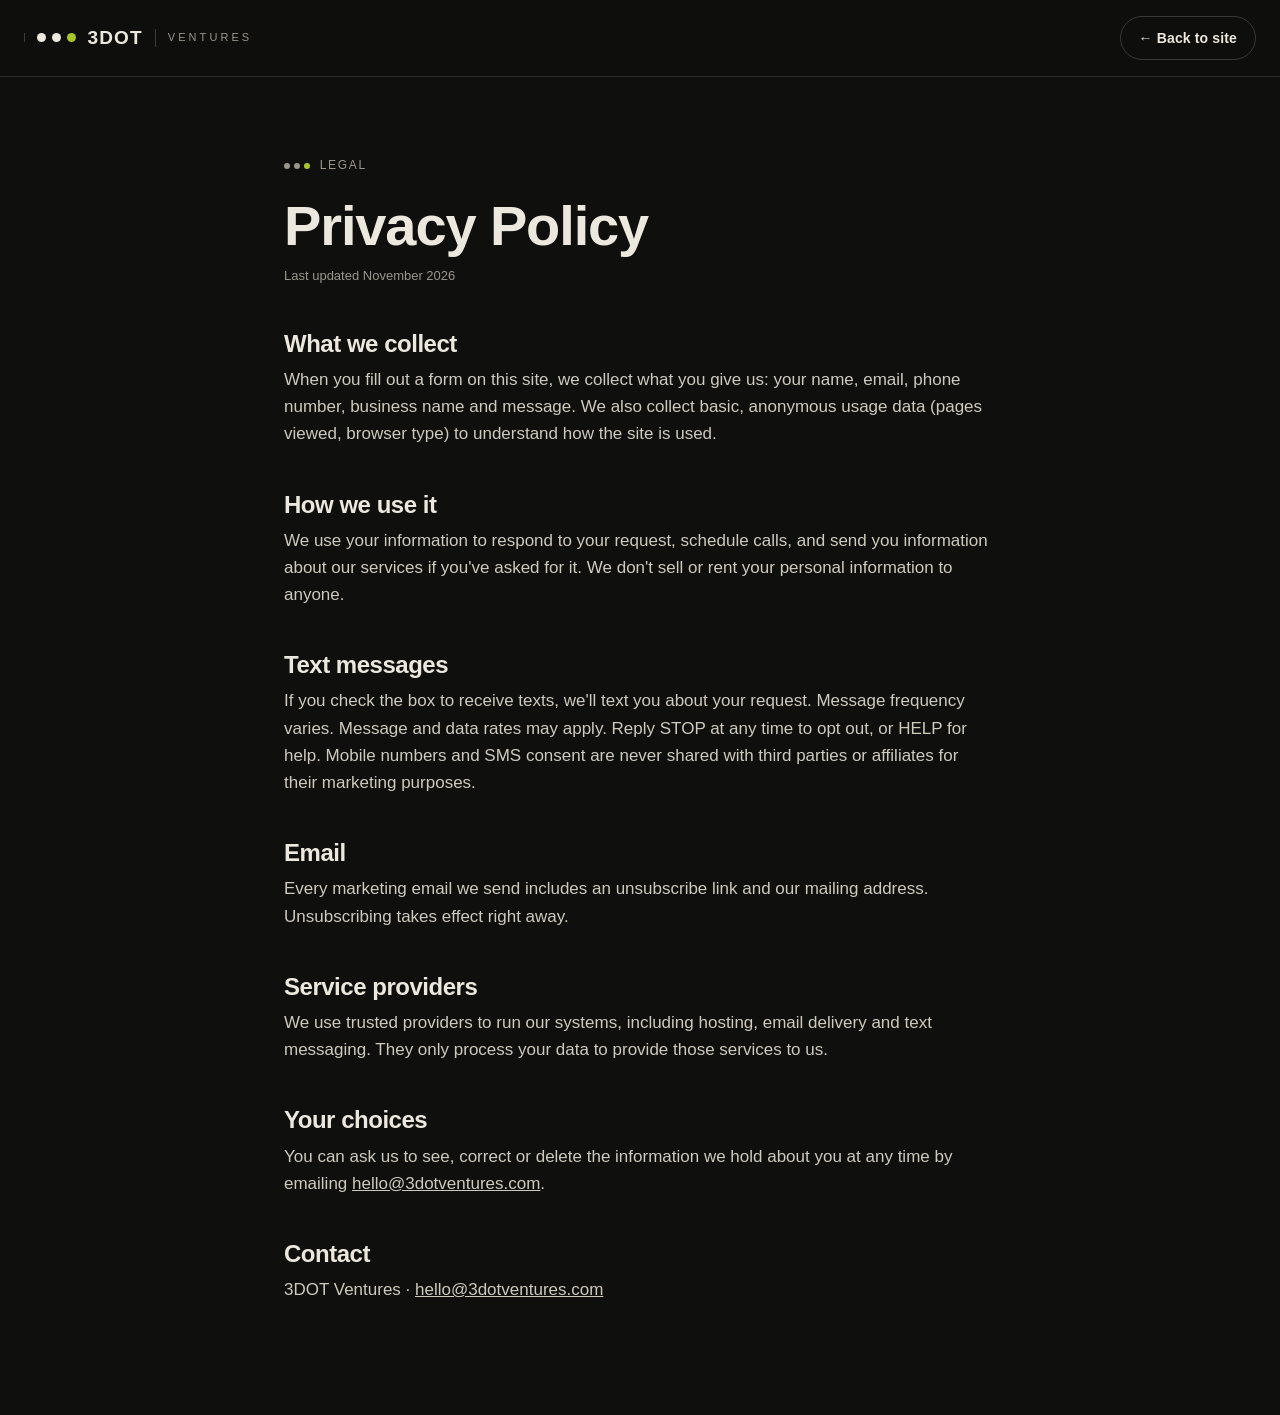
<file: 3dot-site/privacy.html>
<!DOCTYPE html>
<html lang="en">
<head>
<meta charset="UTF-8">
<meta name="viewport" content="width=device-width, initial-scale=1.0">
<title>Privacy Policy | 3DOT Ventures</title>
<link rel="icon" href="assets/img/favicon.svg" type="image/svg+xml">
<link rel="stylesheet" href="assets/css/site.css">
<style>
  .doc { max-width: 760px; margin: 0 auto; padding: 150px 24px 100px; }
  .doc h1 { font-size: 56px; margin: 20px 0 10px; }
  .doc h2 { font-size: 24px; margin: 44px 0 10px; }
  .doc p, .doc li { color: #cfcabe; margin-bottom: 12px; }
  .doc .upd { color: var(--muted); font-family: var(--f-mono); font-size: 13px; }
</style>
</head>
<body>
<nav class="nav scrolled"><div class="wrap"><a class="brand" href="index.html"><span class="dots"><i></i><i></i><i></i></span><b>3DOT</b><span>Ventures</span></a><a class="btn ghost sm" href="index.html">← Back to site</a></div></nav>
<main class="doc">
  <span class="eyebrow"><span class="dots"><i></i><i></i><i></i></span> Legal</span>
  <h1>Privacy Policy</h1>
  <p class="upd">Last updated November 2026</p>

  <h2>What we collect</h2>
  <p>When you fill out a form on this site, we collect what you give us: your name, email, phone number, business name and message. We also collect basic, anonymous usage data (pages viewed, browser type) to understand how the site is used.</p>

  <h2>How we use it</h2>
  <p>We use your information to respond to your request, schedule calls, and send you information about our services if you've asked for it. We don't sell or rent your personal information to anyone.</p>

  <h2>Text messages</h2>
  <p>If you check the box to receive texts, we'll text you about your request. Message frequency varies. Message and data rates may apply. Reply STOP at any time to opt out, or HELP for help. Mobile numbers and SMS consent are never shared with third parties or affiliates for their marketing purposes.</p>

  <h2>Email</h2>
  <p>Every marketing email we send includes an unsubscribe link and our mailing address. Unsubscribing takes effect right away.</p>

  <h2>Service providers</h2>
  <p>We use trusted providers to run our systems, including hosting, email delivery and text messaging. They only process your data to provide those services to us.</p>

  <h2>Your choices</h2>
  <p>You can ask us to see, correct or delete the information we hold about you at any time by emailing <a href="mailto:hello@3dotventures.com">hello@3dotventures.com</a>.</p>

  <h2>Contact</h2>
  <p>3DOT Ventures · <a href="mailto:hello@3dotventures.com">hello@3dotventures.com</a></p>
</main>
</body>
</html>
</file>
<file: 3dot-site/assets/css/site.css>
/* 3DOT Ventures — site styles */
:root {
  --ink: #0f0f0e;
  --ink-2: #161614;
  --ink-3: #1e1e1b;
  --ink-4: #272724;
  --line: #2c2b28;
  --line-2: #3a3935;
  --bone: #ede8dd;
  --bone-2: #e2ddd1;
  --paper: #f7f4ee;
  --muted: #9b968b;
  --muted-2: #6d6a63;
  --dot: #a8c52c;
  --dot-hi: #c3e03a;
  --dot-soft: rgba(168, 197, 44, 0.14);
  --carbon: #1a1a1a;
  --ok: #7fd18b;
  --warn: #f0b44c;
  --info: #9cb8ff;
  --r: 14px;
  --f-display: "Helvetica Neue", Helvetica, Arial, sans-serif;
  --f-body: "Helvetica Neue", Helvetica, Arial, sans-serif;
  --f-serif: "Helvetica Neue", Helvetica, Arial, sans-serif;
  --f-mono: "Helvetica Neue", Helvetica, Arial, sans-serif;
  --wrap: 1240px;
  --ease: cubic-bezier(.2, .7, .2, 1);
}

*, *::before, *::after { box-sizing: border-box; }
html { scroll-behavior: smooth; scroll-padding-top: 84px; overflow-x: clip; }
body {
  margin: 0; overflow-x: clip; background: var(--ink); color: var(--bone);
  font-family: var(--f-body); font-size: 17px; line-height: 1.6;
  -webkit-font-smoothing: antialiased; overflow-x: hidden;
}
img, svg { display: block; max-width: 100%; }
a { color: inherit; }
h1, h2, h3, h4 { font-family: var(--f-display); margin: 0; letter-spacing: -0.02em; line-height: 1.05; text-wrap: balance; }
p { margin: 0; }
.wrap { width: min(var(--wrap), 100% - 48px); margin-inline: auto; }
.mono { font-family: var(--f-mono); font-variant-numeric: tabular-nums; }
.serif { font-family: var(--f-serif); font-style: italic; font-weight: 400; }
.accent { color: var(--dot); }
.sr { position: absolute; width: 1px; height: 1px; overflow: hidden; clip: rect(0 0 0 0); white-space: nowrap; }
:focus-visible { outline: 2px solid var(--dot); outline-offset: 3px; border-radius: 4px; }

/* Dots */
.dots { display: inline-flex; gap: .32em; align-items: center; }
.dots i { width: .5em; height: .5em; border-radius: 50%; background: currentColor; display: block; }
.dots i:last-child { background: var(--dot); }

.eyebrow {
  display: inline-flex; align-items: center; gap: 10px;
  font-family: var(--f-mono); font-size: 12px; letter-spacing: .14em; text-transform: uppercase; color: var(--muted);
}
.eyebrow .dots { font-size: 12px; color: var(--muted); }

/* Buttons */
.btn {
  --bg: var(--bone); --fg: var(--ink);
  display: inline-flex; align-items: center; gap: 12px;
  padding: 16px 26px; border-radius: 999px; border: 1px solid transparent;
  background: var(--bg); color: var(--fg);
  font-family: var(--f-display); font-weight: 700; font-size: 16px; letter-spacing: .01em;
  text-decoration: none; cursor: pointer; transition: transform .25s var(--ease), background .25s, box-shadow .25s;
  white-space: nowrap;
}
.btn:hover { transform: translateY(-2px); }
.btn.go { --bg: var(--dot); --fg: #10120a; box-shadow: 0 0 0 0 rgba(168,197,44,.5); }
.btn.go:hover { box-shadow: 0 10px 40px -8px rgba(168,197,44,.55); }
.btn.ghost { --bg: transparent; --fg: var(--bone); border-color: var(--line-2); }
.btn.ghost:hover { border-color: var(--bone); }
.btn .arrow { transition: transform .25s var(--ease); }
.btn:hover .arrow { transform: translateX(4px); }
.btn.sm { padding: 10px 18px; font-size: 14px; }

/* Nav */
.nav {
  position: fixed; inset: 0 0 auto; z-index: 50;
  transition: background .3s, border-color .3s, backdrop-filter .3s;
  border-bottom: 1px solid transparent;
}
.nav.scrolled { background: rgba(15,15,14,.78); backdrop-filter: blur(14px) saturate(1.4); border-color: var(--line); }
.nav .wrap { display: flex; align-items: center; justify-content: space-between; height: 76px; gap: 24px; }
.brand { display: flex; align-items: center; gap: 12px; text-decoration: none; }
.brand .dots { font-size: 18px; color: var(--bone); }
.brand b { font-family: var(--f-display); font-size: 19px; letter-spacing: .06em; }
.brand span { font-size: 11px; letter-spacing: .28em; color: var(--muted); text-transform: uppercase; padding-left: 12px; border-left: 1px solid var(--line-2); }
.nav ul { display: flex; gap: 30px; list-style: none; margin: 0; padding: 0; }
.nav ul a { text-decoration: none; font-size: 14px; color: var(--muted); transition: color .2s; }
.nav ul a:hover { color: var(--bone); }
.nav .burger { display: none; background: none; border: 1px solid var(--line-2); color: var(--bone); border-radius: 999px; padding: 9px 14px; font: inherit; font-size: 13px; cursor: pointer; }

/* Hero */
.hero { position: relative; padding: 150px 0 80px; overflow: hidden; }
.hero::before {
  content: ""; position: absolute; inset: 0;
  background:
    radial-gradient(600px 420px at 78% 34%, rgba(168,197,44,.16), transparent 70%),
    radial-gradient(900px 600px at 10% -10%, rgba(237,232,221,.06), transparent 60%);
  pointer-events: none;
}
.grid-bg {
  position: absolute; inset: 0; pointer-events: none; opacity: .5;
  background-image: linear-gradient(var(--line) 1px, transparent 1px), linear-gradient(90deg, var(--line) 1px, transparent 1px);
  background-size: 64px 64px;
  mask-image: radial-gradient(ellipse at 60% 30%, #000 10%, transparent 65%);
}
.hero .wrap { position: relative; display: grid; grid-template-columns: 1.02fr 1fr; gap: 56px; align-items: center; }
.hero h1 { font-size: clamp(46px, 5.5vw, 84px); font-weight: 700; margin: 26px 0 26px; }
.hero h1 .line { display: block; }
.hero h1 .serif { font-weight: 400; letter-spacing: -0.01em; }
.hero .lede { font-size: 20px; color: #cfcabe; max-width: 540px; }
.hero .ctas { display: flex; gap: 14px; margin-top: 38px; flex-wrap: wrap; }
.hero .proof { margin-top: 44px; display: flex; gap: 28px; flex-wrap: wrap; color: var(--muted); font-size: 14px; }
.hero .proof b { display: block; font-family: var(--f-display); font-size: 26px; color: var(--bone); letter-spacing: -0.01em; }

.reveal { opacity: 0; transform: translateY(24px); transition: opacity .9s var(--ease), transform .9s var(--ease); }
.reveal.in { opacity: 1; transform: none; }
.d1 { transition-delay: .08s; } .d2 { transition-delay: .16s; } .d3 { transition-delay: .24s; } .d4 { transition-delay: .32s; }

/* Hero stage mockups */
.stage { position: relative; height: 580px; perspective: 1600px; }
.win {
  position: absolute; background: var(--ink-2); border: 1px solid var(--line-2); border-radius: 16px;
  box-shadow: 0 40px 120px -30px rgba(0,0,0,.8), 0 0 0 1px rgba(255,255,255,.02) inset; overflow: hidden;
}
.win .bar { display: flex; align-items: center; gap: 7px; padding: 12px 14px; border-bottom: 1px solid var(--line); background: var(--ink-3); }
.win .bar i { width: 10px; height: 10px; border-radius: 50%; background: var(--line-2); }
.win .bar .url { margin-left: 14px; font-family: var(--f-mono); font-size: 11px; color: var(--muted); background: var(--ink); border: 1px solid var(--line); padding: 3px 12px; border-radius: 999px; }
.dash { inset: 10px 0 auto 30px; transform: rotateY(-9deg) rotateX(4deg); transform-origin: left center; }
.dash .body { display: grid; grid-template-columns: 54px 1fr; min-height: 420px; }
.dash .rail { background: #0b0b0a; border-right: 1px solid var(--line); display: flex; flex-direction: column; align-items: center; gap: 16px; padding: 16px 0; }
.dash .rail .dots { font-size: 9px; color: var(--bone); margin-bottom: 8px; }
.dash .rail span { width: 22px; height: 22px; border-radius: 6px; background: var(--ink-4); }
.dash .rail span.on { background: var(--dot); box-shadow: 0 0 18px rgba(168,197,44,.5); }
.dash .main { padding: 18px 20px; display: grid; gap: 14px; }
.dash .top { display: flex; justify-content: space-between; align-items: center; }
.dash .top h5 { margin: 0; font-family: var(--f-display); font-size: 17px; }
.dash .top small { font-family: var(--f-mono); font-size: 10px; color: var(--muted); }
.kpis { display: grid; grid-template-columns: repeat(4, 1fr); gap: 10px; }
.kpi { background: var(--ink-3); border: 1px solid var(--line); border-radius: 10px; padding: 10px 12px; }
.kpi .k { font-size: 10px; color: var(--muted); }
.kpi .v { font-family: var(--f-display); font-weight: 700; font-size: 22px; letter-spacing: -0.01em; }
.kpi .d { font-family: var(--f-mono); font-size: 10px; color: var(--ok); }
.chart { background: var(--ink-3); border: 1px solid var(--line); border-radius: 10px; padding: 12px; height: 140px; position: relative; }
.chart .lbl { font-size: 10px; color: var(--muted); display: flex; justify-content: space-between; }
.chart svg { position: absolute; inset: 30px 12px 10px; width: calc(100% - 24px); height: calc(100% - 40px); }
.chart path.line { stroke-dasharray: 900; stroke-dashoffset: 900; animation: draw 2.6s var(--ease) .6s forwards; }
@keyframes draw { to { stroke-dashoffset: 0; } }
.lanes { display: grid; grid-template-columns: repeat(4, 1fr); gap: 8px; }
.lane { background: var(--ink-3); border: 1px solid var(--line); border-radius: 10px; padding: 8px; min-height: 92px; }
.lane h6 { margin: 0 0 6px; font-size: 9px; letter-spacing: .1em; text-transform: uppercase; color: var(--muted); font-weight: 600; display: flex; justify-content: space-between; }
.chip { background: var(--ink-4); border-radius: 6px; padding: 5px 7px; font-size: 10px; margin-bottom: 5px; display: flex; justify-content: space-between; gap: 4px; }
.chip b { font-weight: 600; } .chip em { font-style: normal; color: var(--muted); font-family: var(--f-mono); font-size: 9px; }
.chip.hot { box-shadow: inset 2px 0 0 var(--dot); }
.chip.move { animation: hop 6s ease-in-out infinite; }
@keyframes hop { 0%, 40% { transform: translateX(0); opacity: 1; } 48% { opacity: 0; transform: translateX(30px); } 52% { opacity: 0; transform: translateX(-30px);} 60%,100% { opacity: 1; transform: translateX(0);} }

.phone {
  position: absolute; right: -6px; bottom: -10px; width: 230px; height: 420px;
  background: #0a0a09; border: 1px solid var(--line-2); border-radius: 36px; padding: 12px;
  box-shadow: 0 40px 100px -20px rgba(0,0,0,.9); transform: rotate(4deg); z-index: 3;
}
.phone .scr { background: var(--ink-2); border-radius: 26px; height: 100%; overflow: hidden; display: flex; flex-direction: column; }
.phone .notch { width: 80px; height: 20px; background: #0a0a09; border-radius: 0 0 14px 14px; margin: 0 auto; }
.phone .who { text-align: center; padding: 8px 0 10px; border-bottom: 1px solid var(--line); font-size: 11px; }
.phone .who b { display: block; font-family: var(--f-display); font-size: 13px; }
.phone .who span { color: var(--muted); font-size: 10px; }
.thread { padding: 10px; display: flex; flex-direction: column; gap: 7px; font-size: 11px; line-height: 1.4; }
.bub { max-width: 82%; padding: 7px 10px; border-radius: 14px; opacity: 0; transform: translateY(8px); animation: pop .5s var(--ease) forwards; }
.bub.out { align-self: flex-end; background: var(--dot); color: #10120a; border-bottom-right-radius: 4px; }
.bub.in { align-self: flex-start; background: var(--ink-4); border-bottom-left-radius: 4px; }
.bub:nth-child(1) { animation-delay: 1.2s; } .bub:nth-child(2) { animation-delay: 2.4s; } .bub:nth-child(3) { animation-delay: 3.4s; } .bub:nth-child(4) { animation-delay: 4.4s; }
.typing { align-self: flex-start; background: var(--ink-4); border-radius: 14px; padding: 8px 10px; display: flex; gap: 3px; opacity: 0; animation: pop .3s 5.2s forwards; }
.typing i { width: 5px; height: 5px; border-radius: 50%; background: var(--muted); animation: blink 1.2s infinite; }
.typing i:nth-child(2) { animation-delay: .2s; } .typing i:nth-child(3) { animation-delay: .4s; background: var(--dot); }
@keyframes pop { to { opacity: 1; transform: none; } }
@keyframes blink { 0%, 100% { opacity: .3; } 50% { opacity: 1; } }

.toast {
  position: absolute; left: -10px; bottom: 40px; z-index: 4;
  background: rgba(22,22,20,.92); backdrop-filter: blur(10px); border: 1px solid var(--line-2); border-radius: 14px;
  padding: 12px 14px; display: flex; gap: 12px; align-items: center; font-size: 12px; width: 290px;
  box-shadow: 0 20px 60px -10px rgba(0,0,0,.8); animation: float 6s ease-in-out infinite;
}
.toast .ic { width: 34px; height: 34px; border-radius: 10px; background: var(--dot-soft); display: grid; place-items: center; flex: none; }
.toast .ic .dots { font-size: 7px; color: var(--bone); }
.toast b { display: block; font-family: var(--f-display); font-size: 13px; }
.toast span { color: var(--muted); font-family: var(--f-mono); font-size: 10px; }
.toast.t2 { left: auto; right: 210px; top: -14px; bottom: auto; width: 230px; animation-delay: -3s; }
@keyframes float { 0%, 100% { transform: translateY(0); } 50% { transform: translateY(-10px); } }

/* Marquee */
.marquee { border-block: 1px solid var(--line); overflow: hidden; padding: 22px 0; background: var(--ink-2); }
.marquee .track { display: flex; gap: 48px; width: max-content; animation: scroll 40s linear infinite; }
.marquee span { font-family: var(--f-display); font-size: 22px; color: var(--muted); white-space: nowrap; display: inline-flex; align-items: center; gap: 48px; }
.marquee span::after { content: ""; width: 8px; height: 8px; border-radius: 50%; background: var(--dot); }
@keyframes scroll { to { transform: translateX(-50%); } }

/* Sections */
section { position: relative; }
.sec { padding: 140px 0; }
.sec-head { display: grid; grid-template-columns: 1fr 1fr; gap: 60px; align-items: end; margin-bottom: 72px; }
.sec-head h2 { font-size: clamp(40px, 5vw, 68px); margin-top: 20px; }
.sec-head p { color: #c3beb2; font-size: 19px; max-width: 520px; }
.light { background: var(--bone); color: var(--carbon); }
.light .eyebrow, .light .eyebrow .dots { color: var(--muted-2); }
.light .sec-head p { color: #4a4740; }
.light .dots i { background: var(--carbon); } .light .dots i:last-child { background: var(--dot); }

/* Problem */
.problem .wrap { display: grid; grid-template-columns: .9fr 1.1fr; gap: 80px; align-items: start; }
.problem h2 { font-size: clamp(40px, 5vw, 72px); margin-top: 20px; }
.problem h2 .serif { color: #6e8a00; }
.problem .big-dots { display: flex; gap: 22px; margin-top: 56px; }
.problem .big-dots i { width: 74px; height: 74px; border-radius: 50%; background: var(--carbon); }
.problem .big-dots i:last-child { background: var(--dot); animation: pulse 2.6s ease-in-out infinite; }
@keyframes pulse { 0%, 100% { transform: scale(1); box-shadow: 0 0 0 0 rgba(168,197,44,.45); } 50% { transform: scale(1.06); box-shadow: 0 0 0 18px rgba(168,197,44,0); } }
.leaks { display: grid; gap: 14px; }
.leak { display: grid; grid-template-columns: 56px 1fr; gap: 20px; padding: 26px; border-radius: var(--r); background: var(--paper); border: 1px solid rgba(26,26,26,.08); transition: transform .3s var(--ease), box-shadow .3s; }
.leak:hover { transform: translateX(6px); box-shadow: -6px 0 0 var(--dot); }
.leak .n { font-family: var(--f-mono); font-size: 13px; color: var(--muted-2); padding-top: 4px; }
.leak h3 { font-size: 23px; margin-bottom: 6px; }
.leak p { color: #4a4740; font-size: 16px; }

/* Calculator */
.calc { background: var(--ink-2); border: 1px solid var(--line); border-radius: 24px; display: grid; grid-template-columns: 1fr 1fr; overflow: hidden; }
.calc .ins { padding: 48px; display: grid; gap: 30px; border-right: 1px solid var(--line); }
.field label { display: flex; justify-content: space-between; font-size: 15px; margin-bottom: 12px; color: #cfcabe; }
.field label output { font-family: var(--f-mono); color: var(--bone); font-weight: 500; }
.field small { color: var(--muted); font-size: 13px; display: block; margin-top: 8px; }
input[type=range] { -webkit-appearance: none; appearance: none; width: 100%; height: 6px; border-radius: 6px; background: linear-gradient(90deg, var(--dot) var(--p, 50%), var(--ink-4) var(--p, 50%)); outline: none; }
input[type=range]::-webkit-slider-thumb { -webkit-appearance: none; width: 24px; height: 24px; border-radius: 50%; background: var(--bone); border: 5px solid var(--ink); box-shadow: 0 0 0 2px var(--dot); cursor: grab; }
input[type=range]::-moz-range-thumb { width: 16px; height: 16px; border-radius: 50%; background: var(--bone); border: 4px solid var(--ink); box-shadow: 0 0 0 2px var(--dot); cursor: grab; }
.calc .out { padding: 48px; display: flex; flex-direction: column; justify-content: space-between; gap: 28px; background: radial-gradient(500px 300px at 80% 0%, rgba(168,197,44,.14), transparent 70%); }
.calc .out .k { font-family: var(--f-mono); font-size: 12px; letter-spacing: .14em; text-transform: uppercase; color: var(--muted); }
.calc .out .big { font-family: var(--f-display); font-weight: 700; font-size: clamp(56px, 7vw, 96px); letter-spacing: -0.03em; line-height: 1; color: var(--dot); margin: 12px 0 6px; }
.calc .rows { display: grid; grid-template-columns: 1fr 1fr; gap: 14px; }
.calc .rows div { background: var(--ink-3); border: 1px solid var(--line); border-radius: 12px; padding: 16px; }
.calc .rows b { display: block; font-family: var(--f-display); font-size: 28px; }
.calc .rows span { font-size: 13px; color: var(--muted); }
.calc .math { font-family: var(--f-mono); font-size: 12px; color: var(--muted); border-top: 1px dashed var(--line-2); padding-top: 16px; }

/* Services */
.svc-grid { display: grid; grid-template-columns: repeat(3, 1fr); gap: 20px; }
.svc {
  background: var(--ink-2); border: 1px solid var(--line); border-radius: 20px; overflow: hidden;
  display: flex; flex-direction: column; transition: transform .35s var(--ease), border-color .35s;
}
.svc:hover { transform: translateY(-6px); border-color: var(--line-2); }
.svc .shot { height: 230px; background: var(--ink-3); border-bottom: 1px solid var(--line); position: relative; overflow: hidden; display: grid; place-items: center; }
.svc .info { padding: 28px; display: flex; flex-direction: column; gap: 12px; flex: 1; }
.svc .num { font-family: var(--f-mono); font-size: 12px; color: var(--dot); }
.svc h3 { font-size: 26px; }
.svc p { color: #bdb8ac; font-size: 15.5px; }
.svc ul { list-style: none; padding: 0; margin: auto 0 0; display: flex; flex-wrap: wrap; gap: 6px; padding-top: 10px; }
.svc li { font-size: 12px; border: 1px solid var(--line-2); border-radius: 999px; padding: 4px 11px; color: #cfcabe; }

/* service mini mockups */
.m-strat { width: 82%; display: grid; gap: 10px; }
.m-strat .row { display: grid; grid-template-columns: 90px 1fr; gap: 10px; align-items: center; font-size: 11px; color: var(--muted); }
.m-strat .bar { height: 12px; border-radius: 6px; background: var(--ink-4); position: relative; overflow: hidden; }
.m-strat .bar::after { content: ""; position: absolute; inset: 0 auto 0 0; width: var(--w); background: var(--bone); border-radius: 6px; transform-origin: left; transform: scaleX(0); transition: transform 1.2s var(--ease); }
.m-strat .bar.g::after { background: var(--dot); }
.in .m-strat .bar::after, .svc.in .m-strat .bar::after { transform: scaleX(1); }
.m-strat .note { font-family: var(--f-mono); font-size: 10px; color: var(--dot); text-align: right; }

.m-flow { display: flex; align-items: center; gap: 0; }
.m-flow .node { background: var(--ink-4); border: 1px solid var(--line-2); border-radius: 10px; padding: 10px 12px; font-size: 11px; text-align: center; min-width: 74px; }
.m-flow .node b { display: block; font-family: var(--f-display); font-size: 12px; }
.m-flow .node small { color: var(--muted); font-size: 9px; font-family: var(--f-mono); }
.m-flow .node.g { border-color: var(--dot); box-shadow: 0 0 20px rgba(168,197,44,.25); }
.m-flow .wire { width: 26px; height: 2px; background: repeating-linear-gradient(90deg, var(--dot) 0 6px, transparent 6px 10px); background-size: 20px 2px; animation: flow 1s linear infinite; }
@keyframes flow { to { background-position: 20px 0; } }

.m-email { width: 210px; background: var(--paper); color: var(--carbon); border-radius: 10px; overflow: hidden; transform: rotate(-3deg); box-shadow: 0 20px 40px -10px rgba(0,0,0,.6); }
.m-email .hd { background: var(--carbon); color: var(--bone); padding: 12px; display: flex; justify-content: space-between; align-items: center; font-family: var(--f-display); font-size: 11px; font-weight: 700; letter-spacing: .1em; }
.m-email .hd .dots { font-size: 7px; color: var(--bone); }
.m-email .bd { padding: 12px; display: grid; gap: 6px; }
.m-email .bd h6 { margin: 0; font-family: var(--f-display); font-size: 14px; line-height: 1.1; }
.m-email .ln { height: 5px; background: #d9d4c8; border-radius: 3px; }
.m-email .cta { background: var(--dot); color: #10120a; font-size: 9px; font-weight: 700; padding: 6px; text-align: center; border-radius: 4px; margin-top: 4px; letter-spacing: .08em; }
.m-sms { position: absolute; right: 22px; bottom: 22px; background: var(--dot); color: #10120a; font-size: 10px; padding: 7px 10px; border-radius: 12px 12px 3px 12px; max-width: 140px; line-height: 1.3; box-shadow: 0 10px 30px rgba(0,0,0,.4); }

.m-browser { width: 84%; background: var(--paper); border-radius: 10px; overflow: hidden; color: var(--carbon); box-shadow: 0 20px 50px -10px rgba(0,0,0,.6); }
.m-browser .tb { background: #ddd8cc; padding: 6px 8px; display: flex; gap: 4px; }
.m-browser .tb i { width: 6px; height: 6px; border-radius: 50%; background: #b7b2a6; }
.m-browser .pg { display: grid; grid-template-columns: 1.2fr 1fr; gap: 10px; padding: 14px; align-items: center; }
.m-browser h6 { margin: 0 0 6px; font-family: var(--f-display); font-size: 15px; line-height: 1; }
.m-browser .ln { height: 4px; background: #d9d4c8; border-radius: 2px; margin-bottom: 4px; }
.m-browser .form { background: var(--carbon); border-radius: 6px; padding: 8px; display: grid; gap: 4px; }
.m-browser .form i { height: 9px; background: #333230; border-radius: 3px; display: block; }
.m-browser .form b { height: 11px; background: var(--dot); border-radius: 3px; display: block; }
.m-browser .score { position: absolute; top: 18px; right: 18px; background: var(--ink); border: 1px solid var(--line-2); border-radius: 10px; padding: 6px 10px; font-family: var(--f-mono); font-size: 10px; color: var(--muted); }
.m-browser + .score b, .score b { color: var(--dot); font-size: 14px; }

.m-brand { display: grid; grid-template-columns: repeat(3, 56px); gap: 10px; align-items: end; }
.m-brand .sw { height: 86px; border-radius: 10px; position: relative; }
.m-brand .sw small { position: absolute; bottom: 6px; left: 6px; font-family: var(--f-mono); font-size: 8px; }
.m-brand .type { grid-column: 1 / -1; font-family: var(--f-display); font-size: 40px; font-weight: 700; letter-spacing: -0.03em; line-height: 1; display: flex; justify-content: space-between; align-items: baseline; }
.m-brand .type small { font-family: var(--f-serif); font-style: italic; font-size: 22px; font-weight: 400; color: var(--muted); }

.m-attr { width: 84%; display: grid; gap: 8px; }
.m-attr .ttl { display: flex; justify-content: space-between; font-size: 11px; color: var(--muted); }
.m-attr .ttl b { color: var(--bone); font-family: var(--f-display); font-size: 20px; }
.m-attr .stack { display: flex; height: 22px; border-radius: 6px; overflow: hidden; }
.m-attr .stack i { display: block; height: 100%; }
.m-attr .leg { display: flex; flex-wrap: wrap; gap: 10px; font-size: 10px; color: var(--muted); }
.m-attr .leg span::before { content: ""; display: inline-block; width: 8px; height: 8px; border-radius: 2px; background: var(--c); margin-right: 5px; vertical-align: -1px; }
.m-attr svg { height: 60px; width: 100%; }

/* Platform */
.platform { background: var(--ink); }
.tabs { display: flex; gap: 8px; flex-wrap: wrap; margin-bottom: 26px; }
.tab { background: transparent; border: 1px solid var(--line-2); color: var(--muted); border-radius: 999px; padding: 10px 18px; font: inherit; font-size: 14px; cursor: pointer; transition: all .2s; display: inline-flex; gap: 8px; align-items: center; }
.tab:hover { color: var(--bone); }
.tab[aria-selected=true] { background: var(--bone); color: var(--ink); border-color: var(--bone); font-weight: 600; }
.tab .k { font-family: var(--f-mono); font-size: 10px; opacity: .6; }
.app { border-radius: 20px; border: 1px solid var(--line-2); overflow: hidden; background: var(--ink-2); box-shadow: 0 60px 140px -40px rgba(0,0,0,.9), 0 0 0 1px rgba(168,197,44,.05); }
.app .shell { display: grid; grid-template-columns: 220px 1fr; min-height: 520px; }
.app .side { background: #0b0b0a; border-right: 1px solid var(--line); padding: 18px 14px; display: flex; flex-direction: column; gap: 4px; font-size: 13px; }
.app .side .brandm { display: flex; align-items: center; gap: 8px; font-family: var(--f-display); font-weight: 700; margin-bottom: 12px; padding: 0 8px; }
.app .side .brandm .dots { font-size: 9px; color: var(--bone); }
.app .side .ws { background: var(--ink-3); border: 1px solid var(--line); border-radius: 8px; padding: 8px 10px; font-size: 12px; margin-bottom: 12px; display: flex; justify-content: space-between; color: #cfcabe; }
.app .side a { padding: 7px 10px; border-radius: 7px; color: #a39e92; text-decoration: none; display: flex; justify-content: space-between; cursor: default; }
.app .side a.on { background: var(--ink-3); color: var(--bone); box-shadow: inset 3px 0 0 var(--dot); }
.app .side a em { font-style: normal; background: var(--dot); color: #10120a; font-size: 10px; font-weight: 700; border-radius: 9px; padding: 0 6px; }
.app .pane { padding: 24px 26px; display: none; animation: fadein .5s var(--ease); }
.app .pane.on { display: block; }
@keyframes fadein { from { opacity: 0; transform: translateY(8px); } to { opacity: 1; transform: none; } }
.pane .ph { display: flex; justify-content: space-between; align-items: center; margin-bottom: 18px; }
.pane .ph h4 { font-size: 22px; }
.pane .ph .acts { display: flex; gap: 8px; }
.pill { font-size: 12px; border: 1px solid var(--line-2); border-radius: 7px; padding: 5px 10px; color: #cfcabe; }
.pill.g { background: var(--dot); border-color: var(--dot); color: #10120a; font-weight: 600; }
.board { display: grid; grid-template-columns: repeat(5, 1fr); gap: 10px; }
.board .col { background: var(--ink-3); border: 1px solid var(--line); border-radius: 10px; padding: 10px; min-height: 360px; }
.board .col h6 { margin: 0 0 10px; font-size: 11px; color: var(--muted); text-transform: uppercase; letter-spacing: .08em; display: flex; justify-content: space-between; font-weight: 600; }
.card { background: var(--ink-4); border-radius: 8px; padding: 10px; margin-bottom: 8px; font-size: 12px; border: 1px solid transparent; }
.card b { display: block; font-size: 13px; margin-bottom: 2px; }
.card .meta { display: flex; justify-content: space-between; color: var(--muted); font-family: var(--f-mono); font-size: 10px; margin-top: 6px; }
.card.g { border-color: rgba(168,197,44,.5); }
.tagx { display: inline-block; font-size: 10px; border: 1px solid var(--line-2); border-radius: 4px; padding: 0 5px; color: var(--muted); margin-top: 4px; }
.split { display: grid; grid-template-columns: 1fr 1.1fr; gap: 18px; }
.ed { background: var(--ink-3); border: 1px solid var(--line); border-radius: 10px; padding: 14px; display: grid; gap: 10px; align-content: start; font-size: 12px; }
.ed .f { display: grid; gap: 4px; }
.ed .f span { color: var(--muted); font-size: 11px; }
.ed .f div { background: var(--ink-4); border-radius: 6px; padding: 8px 10px; }
.ed .stat { display: grid; grid-template-columns: repeat(3, 1fr); gap: 8px; }
.ed .stat div { background: var(--ink-4); border-radius: 8px; padding: 10px; }
.ed .stat b { display: block; font-family: var(--f-display); font-size: 20px; }
.ed .stat span { color: var(--muted); font-size: 10px; }
.prev { background: #d9d4c8; border-radius: 10px; padding: 18px; display: grid; place-items: center; }
.prev .m-email { transform: none; width: 100%; max-width: 300px; }
.prev .m-email .bd h6 { font-size: 18px; }
.prev .m-email .ln { height: 6px; }
.inbox { display: grid; grid-template-columns: 240px 1fr; border: 1px solid var(--line); border-radius: 10px; overflow: hidden; min-height: 400px; }
.inbox .list { border-right: 1px solid var(--line); background: var(--ink-3); }
.inbox .it { padding: 12px 14px; border-bottom: 1px solid var(--line); font-size: 12px; }
.inbox .it.on { background: var(--ink-4); box-shadow: inset 3px 0 0 var(--dot); }
.inbox .it b { display: flex; justify-content: space-between; font-size: 13px; }
.inbox .it b em { font-style: normal; font-family: var(--f-mono); font-size: 10px; color: var(--muted); font-weight: 400; }
.inbox .it p { color: var(--muted); white-space: nowrap; overflow: hidden; text-overflow: ellipsis; }
.inbox .conv { padding: 18px; display: flex; flex-direction: column; gap: 10px; font-size: 13px; }
.inbox .conv .bub { opacity: 1; transform: none; animation: none; max-width: 70%; padding: 9px 13px; }
.inbox .conv .sys { align-self: center; font-family: var(--f-mono); font-size: 10px; color: var(--muted); border: 1px dashed var(--line-2); border-radius: 999px; padding: 3px 10px; }
.inbox .compose { margin-top: auto; display: flex; gap: 8px; }
.inbox .compose div { flex: 1; background: var(--ink-4); border-radius: 999px; padding: 9px 14px; color: var(--muted); }
.builder { display: grid; grid-template-columns: 180px 1fr; gap: 14px; }
.builder .blocks { display: grid; gap: 6px; align-content: start; }
.builder .blocks div { background: var(--ink-3); border: 1px solid var(--line); border-radius: 8px; padding: 9px 10px; font-size: 12px; display: flex; justify-content: space-between; color: #cfcabe; }
.builder .blocks div.on { border-color: var(--dot); }
.builder .canvas { background: var(--paper); color: var(--carbon); border-radius: 10px; padding: 28px; display: grid; gap: 16px; }
.builder .canvas h5 { margin: 0; font-family: var(--f-display); font-size: 30px; line-height: 1; outline: 2px dashed var(--dot); outline-offset: 6px; }
.builder .canvas p { color: #4a4740; font-size: 13px; }
.builder .canvas .row { display: grid; grid-template-columns: 1fr 1fr 1fr; gap: 10px; }
.builder .canvas .row div { background: #e8e3d8; border-radius: 8px; padding: 12px; font-size: 11px; }
.builder .canvas .row b { display: block; font-family: var(--f-display); font-size: 14px; }
.builder .canvas .frm { display: grid; grid-template-columns: 1fr 1fr auto; gap: 8px; }
.builder .canvas .frm i { background: #fff; border: 1px solid #d0cbbf; border-radius: 6px; height: 34px; display: block; }
.builder .canvas .frm b { background: var(--carbon); color: var(--bone); border-radius: 6px; padding: 8px 14px; font-size: 12px; }
.recipe { display: grid; gap: 0; max-width: 560px; }
.step { display: grid; grid-template-columns: 42px 1fr auto; gap: 14px; align-items: center; background: var(--ink-3); border: 1px solid var(--line); border-radius: 10px; padding: 14px; font-size: 13px; }
.step .ic { width: 42px; height: 42px; border-radius: 10px; background: var(--ink-4); display: grid; place-items: center; font-family: var(--f-mono); font-size: 12px; color: var(--dot); }
.step b { display: block; font-size: 14px; }
.step span { color: var(--muted); font-size: 12px; }
.step.trig { border-color: var(--dot); }
.step.trig .ic { background: var(--dot); color: #10120a; }
.conn { width: 2px; height: 22px; background: var(--line-2); margin-left: 34px; position: relative; overflow: hidden; }
.conn::after { content: ""; position: absolute; left: 0; width: 2px; height: 8px; background: var(--dot); animation: drip 1.4s linear infinite; }
@keyframes drip { from { top: -8px; } to { top: 22px; } }
.plat-row { display: grid; grid-template-columns: 1.1fr .9fr; gap: 18px; }
.plat-side { background: var(--ink-3); border: 1px solid var(--line); border-radius: 10px; padding: 18px; font-size: 13px; display: grid; gap: 12px; align-content: start; }
.plat-side h6 { margin: 0; font-size: 11px; text-transform: uppercase; letter-spacing: .1em; color: var(--muted); font-weight: 600; }
.plat-side .ev { display: flex; gap: 10px; border-top: 1px solid var(--line); padding-top: 10px; }
.plat-side .ev time { font-family: var(--f-mono); font-size: 10px; color: var(--muted); width: 48px; flex: none; padding-top: 2px; }
.plat-feats { display: grid; grid-template-columns: repeat(4, 1fr); gap: 20px; margin-top: 40px; }
.plat-feats div { border-top: 1px solid var(--line-2); padding-top: 18px; }
.plat-feats b { font-family: var(--f-display); font-size: 19px; display: block; margin-bottom: 6px; }
.plat-feats p { color: var(--muted); font-size: 14.5px; }

/* Process */
.process .rail { display: grid; grid-template-columns: repeat(3, 1fr); gap: 24px; position: relative; }
.process .rail::before { content: ""; position: absolute; top: 37px; left: 37px; right: calc((100% - 48px) / 3 - 38px); height: 2px; background: linear-gradient(90deg, var(--carbon), var(--carbon) 60%, var(--dot)); transform-origin: left; transform: scaleX(var(--prog, 0)); transition: transform 1.6s var(--ease); }
.process .rail.in::before { --prog: 1; }
.phase .dot { width: 76px; height: 76px; border-radius: 50%; background: var(--carbon); color: var(--bone); display: grid; place-items: center; font-family: var(--f-mono); font-size: 14px; position: relative; z-index: 1; box-shadow: 0 0 0 10px var(--bone); }
.phase:last-child .dot { background: var(--dot); color: #10120a; }
.phase h3 { font-size: 36px; margin: 30px 0 4px; }
.phase .when { font-family: var(--f-mono); font-size: 12px; color: var(--muted-2); letter-spacing: .08em; text-transform: uppercase; }
.phase p { color: #4a4740; margin: 16px 0 20px; max-width: 360px; }
.phase ul { list-style: none; padding: 0; margin: 0; display: grid; gap: 8px; }
.phase li { display: flex; gap: 10px; font-size: 15px; align-items: baseline; }
.phase li::before { content: ""; width: 7px; height: 7px; border-radius: 50%; background: var(--carbon); flex: none; transform: translateY(-1px); }
.phase:last-child li::before { background: var(--dot); }

/* Record */
.record { background: var(--ink-2); border-block: 1px solid var(--line); }
.stats { display: grid; grid-template-columns: repeat(5, 1fr); border-top: 1px solid var(--line-2); }
.stat { padding: 34px 24px 10px 0; border-right: 1px solid var(--line); padding-left: 24px; }
.stat:first-child { padding-left: 0; }
.stat:last-child { border-right: 0; }
.stat b { display: block; font-family: var(--f-display); font-size: clamp(40px, 4.4vw, 64px); letter-spacing: -0.03em; line-height: 1; }
.stat b em { font-style: normal; color: var(--dot); }
.stat > span { display: block; margin-top: 12px; color: var(--muted); font-size: 14.5px; max-width: 200px; }
.record .fine { margin-top: 30px; font-size: 13px; color: var(--muted-2); }

/* Plan (sample engagement) */
.plan { display: grid; grid-template-columns: .8fr 1.2fr; gap: 60px; align-items: start; }
.plan h2 { font-size: clamp(36px, 4.4vw, 58px); margin: 20px 0 22px; }
.plan .intro p { color: #c3beb2; }
.plan .label { display: inline-block; margin-top: 22px; font-family: var(--f-mono); font-size: 11px; color: var(--warn); border: 1px solid rgba(240,180,76,.4); border-radius: 999px; padding: 4px 12px; }
.gantt { background: var(--ink-2); border: 1px solid var(--line); border-radius: 20px; padding: 28px; }
.gantt .hdr, .gantt .gr { display: grid; grid-template-columns: 170px repeat(12, 1fr); gap: 4px; align-items: center; }
.gantt .hdr { font-family: var(--f-mono); font-size: 10px; color: var(--muted); margin-bottom: 14px; }
.gantt .hdr span:first-child { text-align: left; }
.gantt .gr { padding: 9px 0; border-top: 1px solid var(--line); font-size: 13.5px; }
.gantt .gr > span:first-child { color: #cfcabe; }
.gantt .b { height: 22px; border-radius: 6px; background: var(--ink-4); font-size: 10px; display: flex; align-items: center; padding: 0 8px; color: var(--muted); white-space: nowrap; overflow: hidden; transform-origin: left; transform: scaleX(0); transition: transform 1s var(--ease); }
.gantt.in .b { transform: scaleX(1); }
.gantt .b.w { background: var(--bone); color: var(--ink); }
.gantt .b.g { background: var(--dot); color: #10120a; font-weight: 600; }
.gantt .foot { display: flex; gap: 18px; margin-top: 18px; font-size: 12px; color: var(--muted); flex-wrap: wrap; }
.gantt .foot span::before { content: ""; display: inline-block; width: 10px; height: 10px; border-radius: 3px; background: var(--c); margin-right: 6px; vertical-align: -1px; }

/* Industries */
.inds { display: grid; grid-template-columns: repeat(4, 1fr); gap: 0; border-top: 1px solid rgba(26,26,26,.15); }
.ind { padding: 30px 26px 34px 0; border-bottom: 1px solid rgba(26,26,26,.15); transition: background .3s; position: relative; }
.ind:not(:nth-child(4n)) { border-right: 1px solid rgba(26,26,26,.15); }
.ind:not(:nth-child(4n+1)) { padding-left: 26px; }
.ind h3 { font-size: 22px; margin: 18px 0 8px; }
.ind p { color: #4a4740; font-size: 15px; }
.ind .ic { width: 44px; height: 44px; }

/* Engagements */
.tiers { display: grid; grid-template-columns: repeat(3, 1fr); gap: 20px; }
.tier { background: var(--ink-2); border: 1px solid var(--line); border-radius: 20px; padding: 34px; display: flex; flex-direction: column; gap: 18px; position: relative; }
.tier.hot { background: linear-gradient(180deg, rgba(168,197,44,.12), var(--ink-2) 50%); border-color: rgba(168,197,44,.5); }
.tier .flag { position: absolute; top: -12px; left: 34px; background: var(--dot); color: #10120a; font-size: 11px; font-weight: 700; letter-spacing: .1em; text-transform: uppercase; padding: 4px 12px; border-radius: 999px; }
.tier .dots { font-size: 14px; color: var(--line-2); }
.tier .dots i.on { background: var(--bone); }
.tier .dots i:last-child.on { background: var(--dot); }
.tier .dots i:not(.on) { background: var(--ink-4); }
.tier h3 { font-size: 30px; }
.tier .term { font-family: var(--f-mono); font-size: 12px; color: var(--muted); }
.tier p { color: #bdb8ac; font-size: 15.5px; }
.tier ul { list-style: none; padding: 0; margin: 0; display: grid; gap: 10px; font-size: 15px; }
.tier li { display: flex; gap: 10px; align-items: baseline; }
.tier li::before { content: "→"; color: var(--dot); flex: none; }
.tier .btn { margin-top: auto; justify-content: center; }

/* Founder */
.founder .wrap { display: grid; grid-template-columns: .8fr 1.2fr; gap: 80px; align-items: center; }
.founder .card-f { aspect-ratio: 4/5; background: var(--carbon); border-radius: 24px; display: grid; place-items: center; position: relative; overflow: hidden; }
.founder .card-f .dots { font-size: 64px; gap: 26px; }
.founder .card-f .dots i { background: var(--bone); } .founder .card-f .dots i:last-child { background: var(--dot); animation: pulse 2.6s ease-in-out infinite; }
.founder .card-f::after { content: "AK · Founder"; position: absolute; left: 24px; bottom: 22px; font-family: var(--f-mono); font-size: 12px; color: var(--muted); letter-spacing: .1em; text-transform: uppercase; }
.founder blockquote { margin: 26px 0 0; font-family: var(--f-serif); font-size: clamp(26px, 2.8vw, 38px); line-height: 1.3; font-weight: 400; }
.founder blockquote em { color: #6e8a00; }
.founder .sig { margin-top: 30px; display: flex; align-items: center; gap: 16px; font-size: 15px; color: #4a4740; }
.founder .sig b { color: var(--carbon); display: block; font-family: var(--f-display); font-size: 18px; }
.founder .body p { color: #4a4740; margin-top: 20px; max-width: 600px; }

/* Field kit */
.kit-grid { display: grid; grid-template-columns: repeat(5, 1fr); gap: 16px; }
.kit { background: var(--ink-2); border: 1px solid var(--line); border-radius: 18px; overflow: hidden; transition: transform .35s var(--ease); }
.kit:hover { transform: translateY(-6px); }
.kit .ph { aspect-ratio: 4/5; background: radial-gradient(circle at 50% 40%, #2a2a26, #171715 70%); display: grid; place-items: center; position: relative; }
.kit .ph svg { width: 78%; filter: drop-shadow(0 24px 30px rgba(0,0,0,.55)); transition: transform .5s var(--ease); }
.kit:hover .ph svg { transform: scale(1.05) rotate(-1.5deg); }
.kit .ph .badge { position: absolute; top: 12px; right: 12px; font-family: var(--f-mono); font-size: 10px; background: var(--dot); color: #10120a; padding: 3px 8px; border-radius: 999px; font-weight: 600; }
.kit .ph .sku { position: absolute; top: 12px; left: 14px; font-family: var(--f-mono); font-size: 10px; color: var(--muted); }
.kit .inf { padding: 16px 18px 20px; }
.kit .inf b { font-family: var(--f-display); font-size: 16px; display: flex; justify-content: space-between; }
.kit .inf span { font-size: 13px; color: var(--muted); }
.kit .sw { display: flex; gap: 6px; margin-top: 10px; }
.kit .sw i { width: 14px; height: 14px; border-radius: 50%; border: 1px solid var(--line-2); }

/* FAQ */
.faq { display: grid; grid-template-columns: .8fr 1.2fr; gap: 80px; }
.faq h2 { font-size: clamp(36px, 4.4vw, 58px); margin-top: 20px; }
details { border-top: 1px solid var(--line); padding: 24px 0; }
details:last-child { border-bottom: 1px solid var(--line); }
summary { cursor: pointer; list-style: none; display: flex; justify-content: space-between; gap: 20px; font-family: var(--f-display); font-size: 21px; font-weight: 600; }
summary::-webkit-details-marker { display: none; }
summary::after { content: "+"; font-family: var(--f-mono); color: var(--dot); font-size: 22px; transition: transform .3s; }
details[open] summary::after { transform: rotate(45deg); }
details p { color: #bdb8ac; margin-top: 14px; max-width: 680px; }

/* Contact */
.contact { padding: 140px 0; background: var(--dot); color: #10120a; position: relative; overflow: hidden; }
.contact::before { content: ""; position: absolute; width: 700px; height: 700px; border-radius: 50%; background: rgba(16,18,10,.07); right: -200px; top: -200px; }
.contact .wrap { position: relative; display: grid; grid-template-columns: 1fr 1fr; gap: 70px; align-items: start; }
.contact h2 { font-size: clamp(48px, 6vw, 88px); }
.contact .eyebrow, .contact .eyebrow .dots { color: rgba(16,18,10,.6); }
.contact .eyebrow .dots i { background: #10120a; } .contact .eyebrow .dots i:last-child { background: var(--bone); }
.contact .lead { font-size: 20px; margin-top: 24px; max-width: 480px; }
.contact .list { margin-top: 36px; display: grid; gap: 14px; font-size: 16px; }
.contact .list div { display: flex; gap: 14px; align-items: baseline; }
.contact .list b { font-family: var(--f-mono); font-size: 12px; width: 30px; flex: none; }
form.lead { background: var(--ink); color: var(--bone); border-radius: 24px; padding: 36px; display: grid; grid-template-columns: 1fr 1fr; gap: 16px; box-shadow: 0 40px 80px -30px rgba(16,18,10,.6); }
form.lead .full { grid-column: 1 / -1; }
form.lead label { display: grid; gap: 7px; font-size: 13px; color: var(--muted); }
form.lead input, form.lead select, form.lead textarea { background: var(--ink-3); border: 1px solid var(--line-2); color: var(--bone); border-radius: 10px; padding: 13px 14px; font: inherit; font-size: 15px; outline: none; transition: border-color .2s; width: 100%; }
form.lead input:focus, form.lead select:focus, form.lead textarea:focus { border-color: var(--dot); }
form.lead textarea { min-height: 110px; resize: vertical; }
form.lead .chk { display: flex; gap: 10px; align-items: flex-start; font-size: 12.5px; line-height: 1.5; }
form.lead .chk input { width: 18px; height: 18px; flex: none; margin-top: 2px; accent-color: var(--dot); }
form.lead .hp { position: absolute; left: -9999px; }
form.lead .btn { justify-content: center; }
form.lead .msg { font-size: 14px; min-height: 20px; }
form.lead .msg.ok { color: var(--dot); } form.lead .msg.err { color: #ff8a7e; }

/* Footer */
footer { padding: 90px 0 40px; background: var(--ink); }
footer .top { display: grid; grid-template-columns: 1.6fr 1fr 1fr 1fr; gap: 50px; padding-bottom: 70px; }
footer .tag { font-family: var(--f-serif); font-style: italic; font-size: 22px; color: #cfcabe; margin-top: 20px; max-width: 320px; }
footer h5 { margin: 0 0 18px; font-family: var(--f-mono); font-size: 11px; letter-spacing: .14em; text-transform: uppercase; color: var(--muted); font-weight: 500; }
footer a { display: block; text-decoration: none; color: #cfcabe; margin-bottom: 11px; font-size: 15px; }
footer a:hover { color: var(--dot); }
footer .giant { font-family: var(--f-display); font-weight: 700; font-size: clamp(80px, 19vw, 300px); letter-spacing: -0.05em; line-height: .8; color: var(--ink-3); display: flex; align-items: center; gap: .1em; user-select: none; margin-bottom: 40px; }
footer .giant .dots { font-size: .55em; gap: .12em; color: var(--ink-3); }
footer .giant .dots i:last-child { background: var(--dot); }
footer .bot { display: flex; justify-content: space-between; border-top: 1px solid var(--line); padding-top: 26px; font-size: 13px; color: var(--muted); gap: 20px; flex-wrap: wrap; }
footer .bot a { display: inline; margin: 0 0 0 18px; color: var(--muted); font-size: 13px; }

/* Responsive */
@media (max-width: 1100px) {
  .hero .wrap { grid-template-columns: 1fr; }
  .stage { height: 540px; max-width: 720px; }
  .svc-grid { grid-template-columns: 1fr 1fr; }
  .kit-grid { grid-template-columns: repeat(3, 1fr); }
  .stats { grid-template-columns: repeat(3, 1fr); }
  .stat:nth-child(3) { border-right: 0; }
  .stat:nth-child(4) { padding-left: 0; }
  .inds { grid-template-columns: 1fr 1fr; }
  .ind:not(:nth-child(4n)) { border-right: 0; }
  .ind:nth-child(odd) { border-right: 1px solid rgba(26,26,26,.15); }
  .ind:not(:nth-child(4n+1)) { padding-left: 0; }
  .ind:nth-child(even) { padding-left: 26px; }
  .plat-feats { grid-template-columns: 1fr 1fr; }
  .board { grid-template-columns: repeat(3, 1fr); }
  .board .col:nth-child(n+4) { display: none; }
}
@media (max-width: 900px) {
  .nav ul, .nav .btn { display: none; }
  .nav .burger { display: block; }
  .nav.open ul { display: flex; flex-direction: column; position: absolute; top: 76px; left: 0; right: 0; background: var(--ink); padding: 24px; gap: 18px; border-bottom: 1px solid var(--line); }
  .nav.open ul a { font-size: 18px; color: var(--bone); }
  .sec { padding: 96px 0; }
  .sec-head, .problem .wrap, .calc, .plan, .founder .wrap, .faq, .contact .wrap { grid-template-columns: 1fr; gap: 40px; }
  .calc .ins { border-right: 0; border-bottom: 1px solid var(--line); padding: 30px; }
  .calc .out { padding: 30px; }
  .tiers, .process .rail { grid-template-columns: 1fr; }
  .process .rail::before { display: none; }
  .app .shell { grid-template-columns: 1fr; }
  .app .side { display: none; }
  .split, .plat-row, .builder { grid-template-columns: 1fr; }
  .builder .blocks { display: none; }
  .inbox { grid-template-columns: 1fr; }
  .inbox .list { display: none; }
  .gantt { overflow-x: auto; }
  .gantt .hdr, .gantt .gr { min-width: 620px; }
  .founder .card-f { aspect-ratio: 16/10; }
  footer .top { grid-template-columns: 1fr 1fr; }
}
@media (max-width: 640px) {
  body { font-size: 16px; }
  .wrap { width: calc(100% - 36px); }
  .hero { padding-top: 120px; }
  .hero .lede { font-size: 18px; }
  .stage { height: 470px; }
  .dash { inset: 0 -60px auto 0; transform: scale(.82); transform-origin: top left; }
  .phone { width: 190px; height: 350px; right: -4px; bottom: 0; }
  .toast { width: 240px; left: 0; bottom: 10px; }
  .toast.t2 { display: none; }
  .svc-grid, .kit-grid { grid-template-columns: 1fr; }
  .kit-grid { grid-template-columns: 1fr 1fr; }
  .stats { grid-template-columns: 1fr 1fr; }
  .stat, .stat:nth-child(n) { border-right: 0; padding-left: 0; }
  .inds { grid-template-columns: 1fr; }
  .ind:nth-child(n) { border-right: 0; padding-left: 0; }
  .calc .rows { grid-template-columns: 1fr; }
  .m-flow { transform: scale(.78); }
  .board { grid-template-columns: 1fr 1fr; }
  .board .col:nth-child(n+3) { display: none; }
  .plat-feats { grid-template-columns: 1fr; }
  form.lead { grid-template-columns: 1fr; padding: 24px; }
  footer .top { grid-template-columns: 1fr; }
}
@media (prefers-reduced-motion: reduce) {
  *, *::before, *::after { animation: none !important; transition: none !important; }
  .reveal { opacity: 1; transform: none; }
  .bub, .typing { opacity: 1; transform: none; }
  .chart path.line { stroke-dashoffset: 0; }
  .gantt .b, .m-strat .bar::after { transform: none; }
}
</file>
